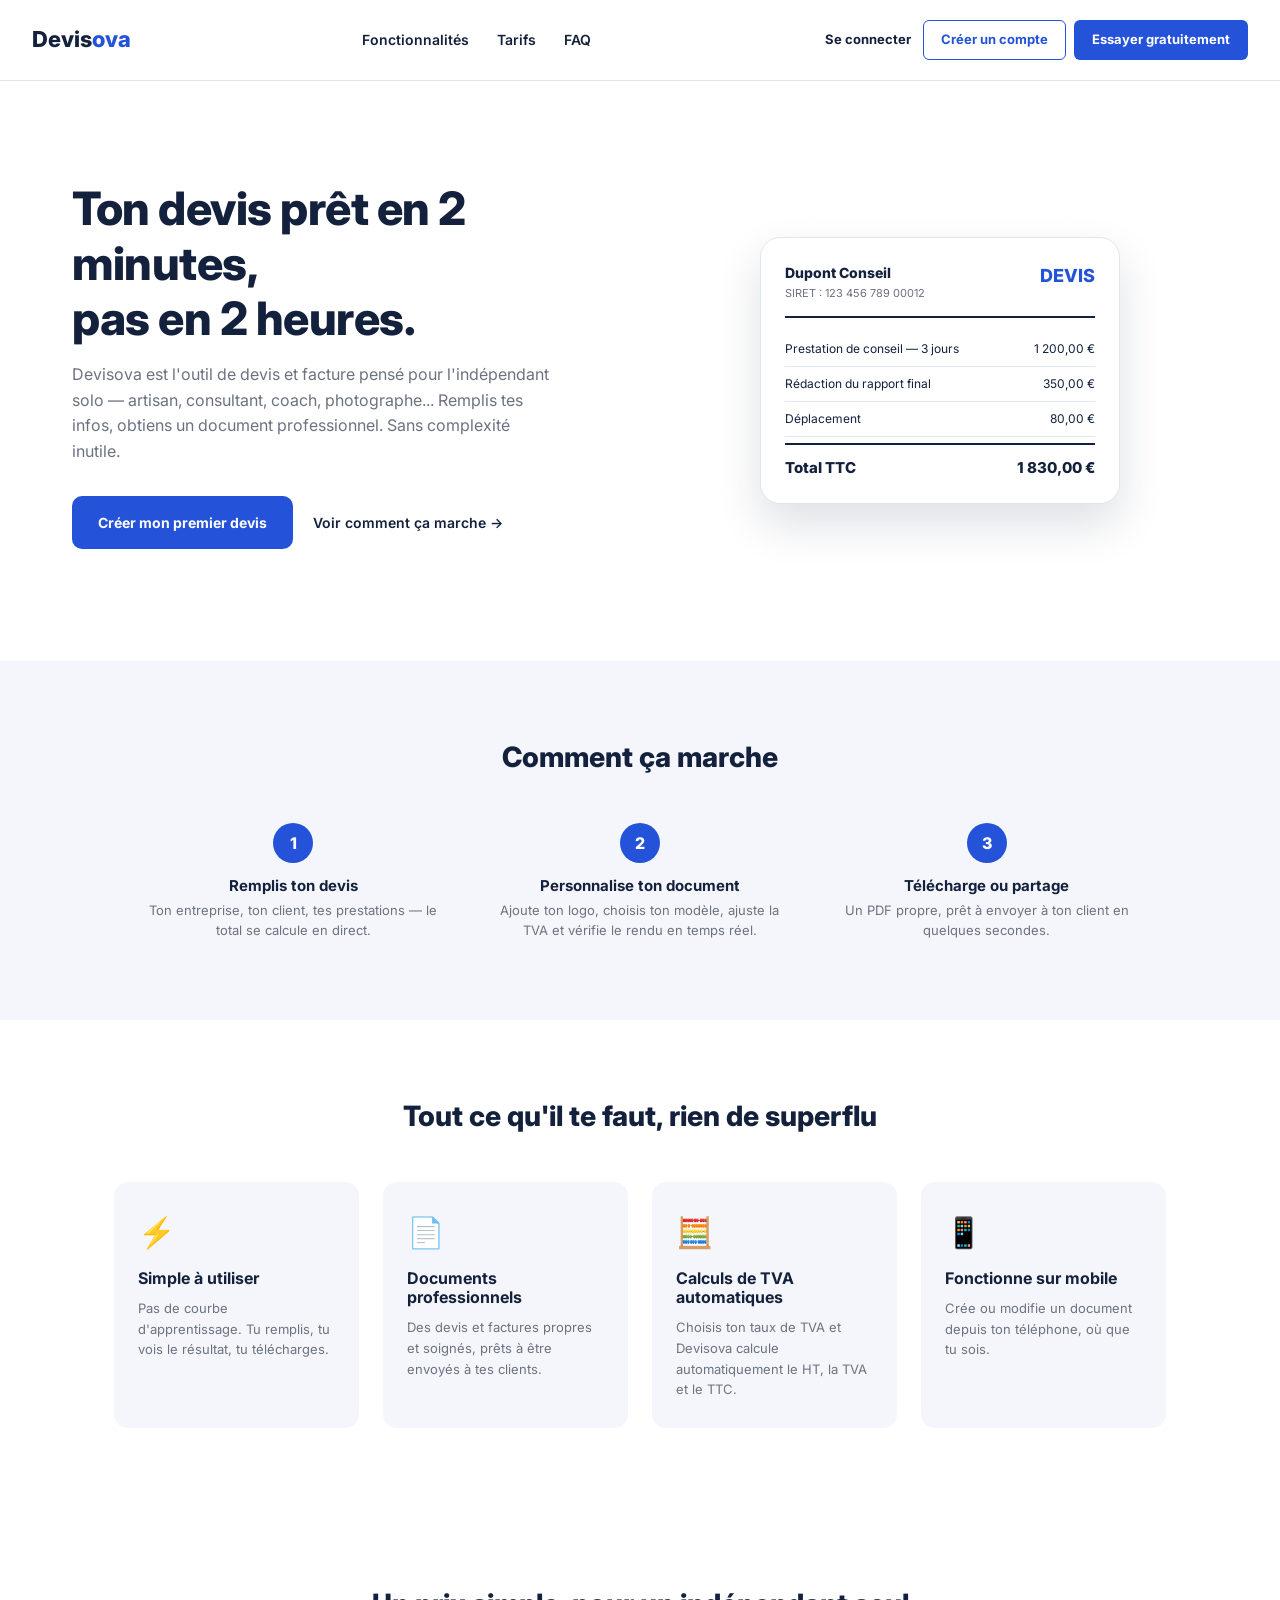
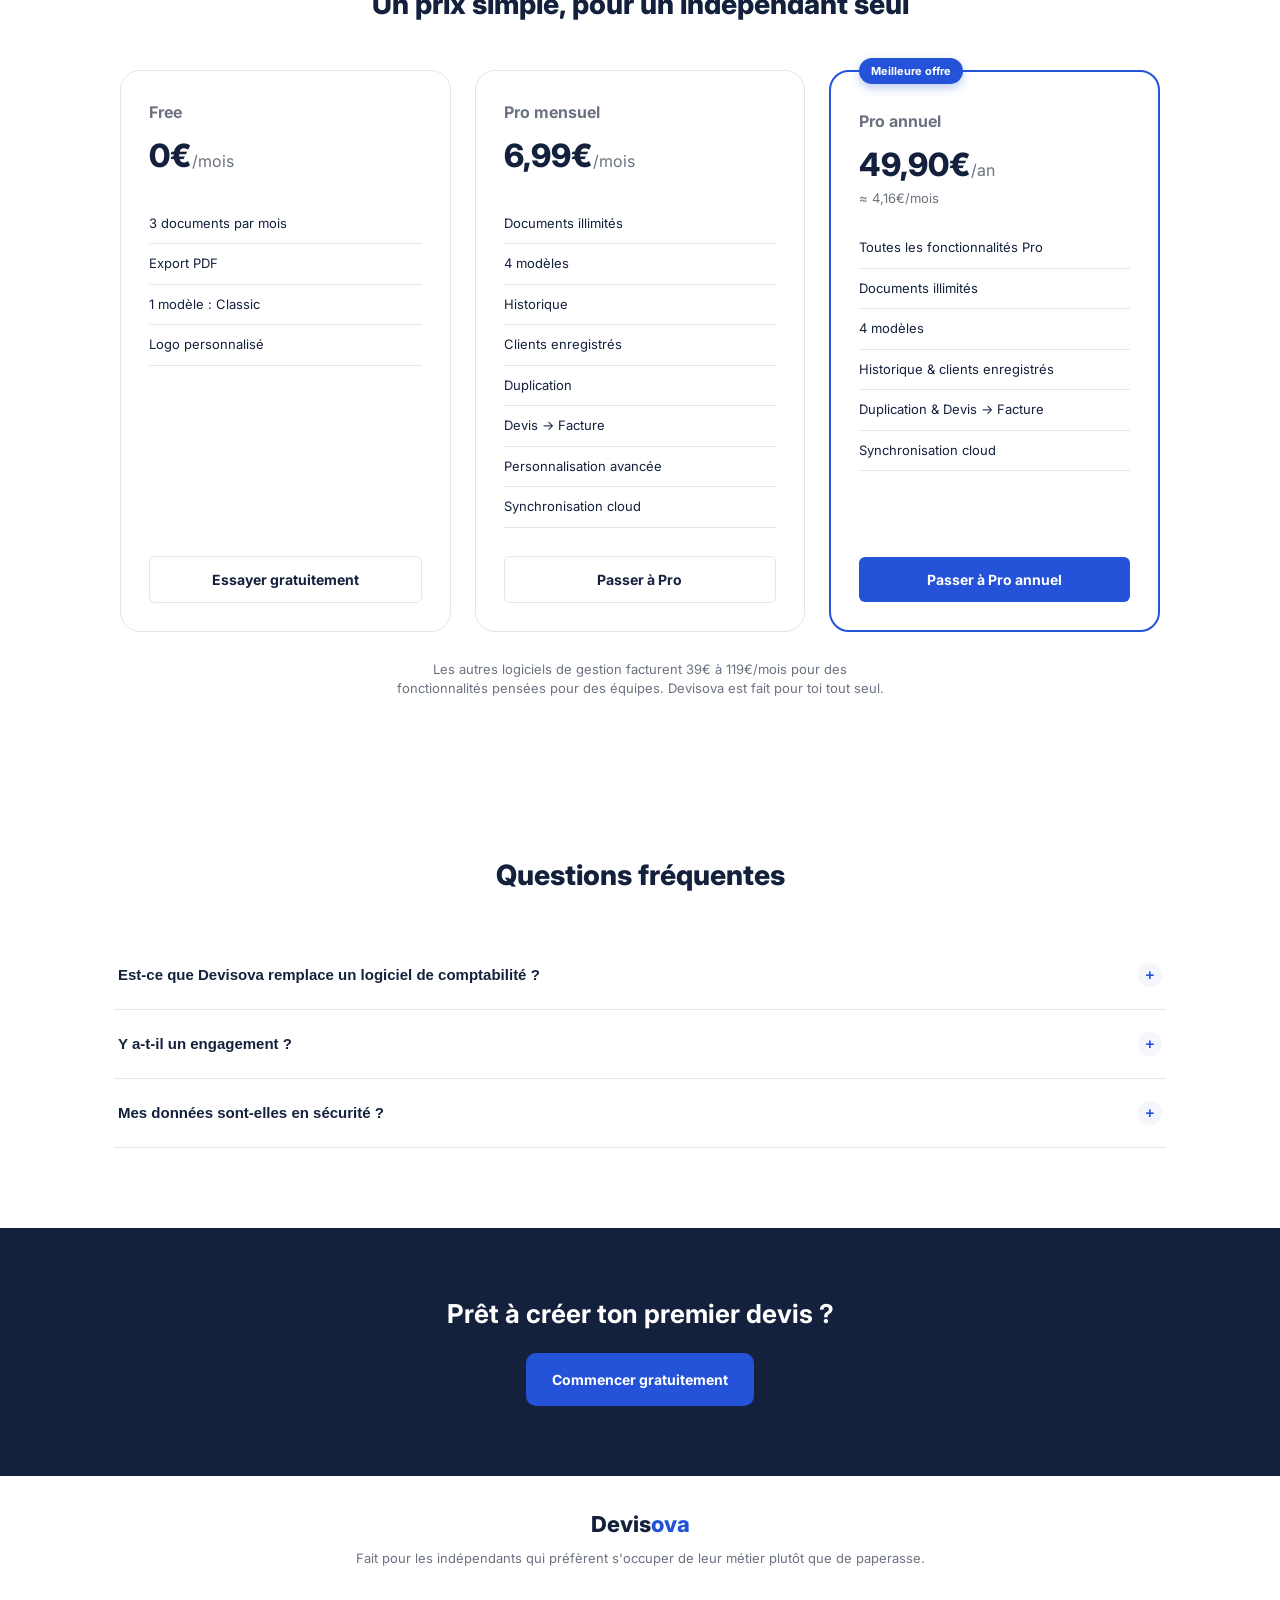
<file: index.html>
<!DOCTYPE html>
<html lang="fr">
<head>
<meta charset="UTF-8">
<meta name="viewport" content="width=device-width, initial-scale=1.0">
<title>Devisova — Devis et factures pour indépendants, en 2 minutes</title>
<meta name="description" content="L'outil de devis et facture pensé pour l'indépendant solo, quel que soit son métier. Simple et rapide, directement dans le navigateur.">
<link rel="preconnect" href="https://fonts.googleapis.com">
<link rel="preconnect" href="https://fonts.gstatic.com" crossorigin>
<link href="https://fonts.googleapis.com/css2?family=Inter:wght@400;500;600;700;800&display=swap" rel="stylesheet">
<link rel="stylesheet" href="tokens.css?v=5">
<link rel="stylesheet" href="landing.css?v=6">
</head>
<body>

<header class="nav">
  <a href="index.html" class="logo">Devis<span>ova</span></a>
  <nav class="nav-links">
    <a href="#features">Fonctionnalités</a>
    <a href="#pricing">Tarifs</a>
    <a href="#faq">FAQ</a>
  </nav>
  <div class="nav-actions">
    <a href="app.html?auth=open" class="nav-login">Se connecter</a>
    <a href="app.html?auth=open" class="nav-signup">Créer un compte</a>
    <a href="app.html" class="btn-nav">Essayer gratuitement</a>
  </div>
</header>

<!-- ===== HERO ===== -->
<section class="hero">
  <div class="hero-text">
    <h1>Ton devis prêt en 2 minutes, <br>pas en 2 heures.</h1>
    <p class="hero-sub">Devisova est l'outil de devis et facture pensé pour l'indépendant solo — artisan, consultant, coach, photographe... Remplis tes infos, obtiens un document professionnel. Sans complexité inutile.</p>
    <div class="hero-cta">
      <a href="app.html" class="btn-primary-lg">Créer mon premier devis</a>
      <a href="#steps" class="cta-secondary">Voir comment ça marche →</a>
    </div>
  </div>
  <div class="hero-visual">
    <div class="mock-devis">
      <div class="mock-top">
        <div>
          <div class="mock-name">Dupont Conseil</div>
          <div class="mock-line">SIRET : 123 456 789 00012</div>
        </div>
        <div class="mock-title">DEVIS</div>
      </div>
      <div class="mock-row"><span>Prestation de conseil — 3 jours</span><span>1 200,00 €</span></div>
      <div class="mock-row"><span>Rédaction du rapport final</span><span>350,00 €</span></div>
      <div class="mock-row"><span>Déplacement</span><span>80,00 €</span></div>
      <div class="mock-total"><span>Total TTC</span><span>1 830,00 €</span></div>
    </div>
  </div>
</section>

<!-- ===== COMMENT ÇA MARCHE ===== -->
<section class="steps" id="steps">
  <h2>Comment ça marche</h2>
  <div class="steps-grid">
    <div class="step">
      <div class="step-num">1</div>
      <h3>Remplis ton devis</h3>
      <p>Ton entreprise, ton client, tes prestations — le total se calcule en direct.</p>
    </div>
    <div class="step">
      <div class="step-num">2</div>
      <h3>Personnalise ton document</h3>
      <p>Ajoute ton logo, choisis ton modèle, ajuste la TVA et vérifie le rendu en temps réel.</p>
    </div>
    <div class="step">
      <div class="step-num">3</div>
      <h3>Télécharge ou partage</h3>
      <p>Un PDF propre, prêt à envoyer à ton client en quelques secondes.</p>
    </div>
  </div>
</section>

<!-- ===== AVANTAGES ===== -->
<section class="features" id="features">
  <h2>Tout ce qu'il te faut, rien de superflu</h2>
  <div class="features-grid">
    <div class="feature-card">
      <div class="feature-icon">⚡</div>
      <h3>Simple à utiliser</h3>
      <p>Pas de courbe d'apprentissage. Tu remplis, tu vois le résultat, tu télécharges.</p>
    </div>
    <div class="feature-card">
      <div class="feature-icon">📄</div>
      <h3>Documents professionnels</h3>
      <p>Des devis et factures propres et soignés, prêts à être envoyés à tes clients.</p>
    </div>
    <div class="feature-card">
      <div class="feature-icon">🧮</div>
      <h3>Calculs de TVA automatiques</h3>
      <p>Choisis ton taux de TVA et Devisova calcule automatiquement le HT, la TVA et le TTC.</p>
    </div>
    <div class="feature-card">
      <div class="feature-icon">📱</div>
      <h3>Fonctionne sur mobile</h3>
      <p>Crée ou modifie un document depuis ton téléphone, où que tu sois.</p>
    </div>
  </div>
</section>

<!-- ===== PRICING ===== -->
<section class="pricing" id="pricing">
  <h2>Un prix simple, pour un indépendant seul</h2>
  <div class="pricing-grid">
    <div class="price-card">
      <h3>Free</h3>
      <div class="price">0€<span>/mois</span></div>
      <ul>
        <li>3 documents par mois</li>
        <li>Export PDF</li>
        <li>1 modèle : Classic</li>
        <li>Logo personnalisé</li>
      </ul>
      <a href="app.html" class="btn-outline">Essayer gratuitement</a>
    </div>
    <div class="price-card">
      <h3>Pro mensuel</h3>
      <div class="price">6,99€<span>/mois</span></div>
      <ul>
        <li>Documents illimités</li>
        <li>4 modèles</li>
        <li>Historique</li>
        <li>Clients enregistrés</li>
        <li>Duplication</li>
        <li>Devis → Facture</li>
        <li>Personnalisation avancée</li>
        <li>Synchronisation cloud</li>
      </ul>
      <a href="app.html" class="btn-outline">Passer à Pro</a>
    </div>
    <div class="price-card featured">
      <div class="price-tag">Meilleure offre</div>
      <h3>Pro annuel</h3>
      <div class="price">49,90€<span>/an</span></div>
      <p class="price-annual">≈ 4,16€/mois</p>
      <ul>
        <li>Toutes les fonctionnalités Pro</li>
        <li>Documents illimités</li>
        <li>4 modèles</li>
        <li>Historique &amp; clients enregistrés</li>
        <li>Duplication &amp; Devis → Facture</li>
        <li>Synchronisation cloud</li>
      </ul>
      <a href="app.html" class="btn-primary-sm">Passer à Pro annuel</a>
    </div>
  </div>
  <p class="pricing-note">Les autres logiciels de gestion facturent 39€ à 119€/mois pour des fonctionnalités pensées pour des équipes. Devisova est fait pour toi tout seul.</p>
</section>

<!-- ===== FAQ ===== -->
<section class="faq" id="faq">
  <h2>Questions fréquentes</h2>
  <div class="faq-item">
    <button class="faq-q">Est-ce que Devisova remplace un logiciel de comptabilité ?<span>+</span></button>
    <div class="faq-a"><p>Non. Devisova est conçu pour créer rapidement des devis et des factures professionnels. Il ne remplace pas un logiciel de comptabilité ou de gestion complet.</p></div>
  </div>
  <div class="faq-item">
    <button class="faq-q">Y a-t-il un engagement ?<span>+</span></button>
    <div class="faq-a"><p>Non. Vous pouvez utiliser Devisova sans engagement. Les fonctionnalités disponibles dépendent de votre formule.</p></div>
  </div>
  <div class="faq-item">
    <button class="faq-q">Mes données sont-elles en sécurité ?<span>+</span></button>
    <div class="faq-a"><p>Vos documents sont associés à votre compte et ne sont pas publics. Devisova utilise des services techniques sécurisés pour assurer le fonctionnement et le stockage des données.</p></div>
  </div>
</section>

<!-- ===== CTA FINAL ===== -->
<section class="cta-final">
  <h2>Prêt à créer ton premier devis ?</h2>
  <a href="app.html" class="btn-primary-lg">Commencer gratuitement</a>
</section>

<footer class="footer">
  <div class="logo">Devis<span>ova</span></div>
  <p>Fait pour les indépendants qui préfèrent s'occuper de leur métier plutôt que de paperasse.</p>
</footer>

<script src="landing.js?v=4"></script>
</body>
</html>
</file>
<file: tokens.css>
/* ===========================================================
   Devisova — Design tokens
   Source unique de vérité pour la landing et l'application.
   =========================================================== */

:root {
  /* Couleurs */
  --blue: #2452D9;
  --blue-dark: #1B3DAD;
  --blue-soft: #EEF2FF;
  --dark: #14213D;
  --gray: #6B7280;
  --gray-light: #9AA4B2;
  --bg: #F4F6FB;
  --border: #E2E6F0;
  --orange: #F2A24A;
  --success: #1F9D6B;
  --danger: #C4442E;
  --white: #FFFFFF;

  /* Typographie */
  --font-sans: 'Inter', -apple-system, BlinkMacSystemFont, "Segoe UI", Roboto, sans-serif;
  --fs-xs: 12px;
  --fs-sm: 13px;
  --fs-base: 14px;
  --fs-md: 16px;
  --fs-lg: 18px;
  --fs-xl: 22px;
  --fs-2xl: 28px;
  --fs-3xl: 36px;
  --fs-4xl: 46px;
  --fw-regular: 400;
  --fw-medium: 500;
  --fw-semibold: 600;
  --fw-bold: 700;
  --fw-extrabold: 800;
  --lh-tight: 1.2;
  --lh-normal: 1.5;
  --lh-relaxed: 1.6;

  /* Espacements (base 4px) */
  --space-1: 4px;
  --space-2: 8px;
  --space-3: 12px;
  --space-4: 16px;
  --space-5: 20px;
  --space-6: 24px;
  --space-8: 32px;
  --space-10: 40px;
  --space-12: 48px;
  --space-16: 64px;

  /* Rayons */
  --radius-sm: 6px;
  --radius-md: 10px;
  --radius-lg: 14px;
  --radius-xl: 20px;
  --radius-full: 999px;

  /* Ombres */
  --shadow-sm: 0 1px 3px rgba(20, 33, 61, 0.06);
  --shadow-md: 0 10px 24px rgba(20, 33, 61, 0.10);
  --shadow-lg: 0 20px 45px rgba(20, 33, 61, 0.14);
  --shadow-focus: 0 0 0 3px rgba(36, 82, 217, 0.18);

  /* Mouvement */
  --ease: cubic-bezier(0.4, 0, 0.2, 1);
  --transition-fast: 120ms var(--ease);
  --transition-base: 200ms var(--ease);
}

/* ===== Reset léger ===== */
*, *::before, *::after { box-sizing: border-box; }

.sr-only {
  position: absolute;
  width: 1px;
  height: 1px;
  padding: 0;
  margin: -1px;
  overflow: hidden;
  clip: rect(0, 0, 0, 0);
  white-space: nowrap;
  border: 0;
}

/* ===== États communs : boutons ===== */
.btn-primary-lg, .btn-primary-sm, .btn-primary, .btn-nav,
.btn-outline, .btn-secondary, .btn-toolbar, .btn-toolbar-primary,
.btn-whatsapp {
  font-family: var(--font-sans);
  transition: transform var(--transition-fast), box-shadow var(--transition-fast),
              background-color var(--transition-fast), border-color var(--transition-fast),
              color var(--transition-fast);
}

.btn-primary-lg:hover, .btn-primary-sm:hover, .btn-primary:hover,
.btn-nav:hover, .btn-toolbar-primary:hover {
  background: var(--blue-dark);
  box-shadow: var(--shadow-md);
  transform: translateY(-1px);
}

.btn-outline:hover, .btn-toolbar:hover, .btn-secondary:hover {
  border-color: var(--blue);
  color: var(--blue);
  background: var(--blue-soft);
}

.btn-whatsapp:hover {
  filter: brightness(0.96);
  box-shadow: var(--shadow-md);
  transform: translateY(-1px);
}

.btn-primary-lg:active, .btn-primary-sm:active, .btn-primary:active,
.btn-nav:active, .btn-toolbar-primary:active, .btn-outline:active,
.btn-toolbar:active, .btn-secondary:active, .btn-whatsapp:active {
  transform: translateY(0);
}

button:disabled, input:disabled, select:disabled {
  opacity: 0.55;
  cursor: not-allowed;
}

/* ===== Focus clavier visible partout ===== */
a:focus-visible, button:focus-visible, input:focus-visible,
select:focus-visible, [tabindex]:focus-visible {
  outline: none;
  box-shadow: var(--shadow-focus);
  border-radius: var(--radius-sm);
}
</file>
<file: landing.css>
* { margin: 0; padding: 0; }

html { scroll-behavior: smooth; }

body {
  font-family: var(--font-sans);
  -webkit-font-smoothing: antialiased;
  color: var(--dark);
  background: white;
  line-height: var(--lh-normal);
}

h1, h2, h3 { line-height: var(--lh-tight); }

a { color: inherit; }

/* ===== NAV ===== */
.nav {
  display: flex;
  align-items: center;
  justify-content: space-between;
  gap: 20px;
  padding: 20px 32px;
  border-bottom: 1px solid var(--border);
  position: sticky;
  top: 0;
  background: white;
  z-index: 10;
}

.logo {
  font-size: 22px;
  font-weight: 800;
  text-decoration: none;
  color: var(--dark);
}

.logo span { color: var(--blue); }

.nav-links {
  display: none;
  gap: 28px;
  font-size: 14px;
  font-weight: 600;
}

.nav-links a { text-decoration: none; color: var(--dark); transition: color var(--transition-fast); }
.nav-links a:hover { color: var(--blue); }

@media (min-width: 768px) {
  .nav-links { display: flex; }
}

.btn-nav {
  background: var(--blue);
  color: white;
  text-decoration: none;
  padding: 10px 18px;
  border-radius: var(--radius-sm);
  font-size: var(--fs-sm);
  font-weight: var(--fw-bold);
}

/* ===== Connexion / inscription (header) ===== */
.nav-actions {
  display: flex;
  align-items: center;
  gap: 8px;
  flex-wrap: wrap;
  justify-content: flex-end;
}

.nav-login {
  text-decoration: none;
  color: var(--dark);
  font-size: var(--fs-sm);
  font-weight: var(--fw-bold);
  padding: 10px 4px;
  transition: color var(--transition-fast);
}
.nav-login:hover { color: var(--blue); }

.nav-signup {
  background: white;
  color: var(--blue);
  border: 1px solid var(--blue);
  text-decoration: none;
  padding: 9px 17px;
  border-radius: var(--radius-sm);
  font-size: var(--fs-sm);
  font-weight: var(--fw-bold);
  transition: background-color var(--transition-fast);
}
.nav-signup:hover { background: var(--blue-soft); }

@media (max-width: 767px) {
  .nav { flex-wrap: wrap; row-gap: 10px; padding: 16px 20px; }
  .nav-actions { gap: 6px; }
  .nav-login { padding: 8px 2px; font-size: 13px; }
  .nav-signup, .btn-nav { padding: 8px 12px; font-size: 13px; }
}

/* ===== HERO ===== */
.hero {
  max-width: 1200px;
  margin: 0 auto;
  padding: 64px 24px;
  display: grid;
  grid-template-columns: 1fr;
  gap: 48px;
  align-items: center;
}

@media (min-width: 900px) {
  .hero { grid-template-columns: 1fr 1fr; gap: 64px; padding: 100px 32px; }
}

.badge {
  display: inline-block;
  background: #FFF3E4;
  color: #B5701A;
  font-size: var(--fs-xs);
  font-weight: var(--fw-bold);
  padding: 6px 12px;
  border-radius: var(--radius-full);
  margin-bottom: 16px;
}

.hero-text h1 {
  font-size: var(--fs-3xl);
  font-weight: var(--fw-extrabold);
  letter-spacing: -0.5px;
  margin-bottom: 16px;
}

@media (min-width: 768px) {
  .hero-text h1 { font-size: var(--fs-4xl); }
}

.hero-sub {
  font-size: 16px;
  line-height: 1.6;
  color: var(--gray);
  max-width: 480px;
  margin-bottom: 32px;
}

.hero-cta { display: flex; flex-wrap: wrap; gap: 20px; align-items: center; margin-bottom: 12px; }

.cta-secondary {
  font-size: var(--fs-base);
  font-weight: var(--fw-semibold);
  color: var(--dark);
  text-decoration: none;
  transition: color var(--transition-fast);
}

.cta-secondary:hover { color: var(--blue); }

.btn-primary-lg {
  display: inline-block;
  background: var(--blue);
  color: white;
  text-decoration: none;
  padding: 16px 26px;
  border-radius: var(--radius-md);
  font-size: var(--fs-base);
  font-weight: var(--fw-bold);
}

.hero-visual { display: flex; justify-content: center; }

.mock-devis {
  background: white;
  border: 1px solid var(--border);
  border-radius: var(--radius-xl);
  padding: var(--space-6);
  width: 100%;
  max-width: 360px;
  box-shadow: var(--shadow-lg);
}

.mock-top {
  display: flex;
  justify-content: space-between;
  border-bottom: 2px solid var(--dark);
  padding-bottom: 14px;
  margin-bottom: 14px;
}

.mock-name { font-weight: 800; font-size: 14px; }
.mock-line { font-size: 11px; color: var(--gray); margin-top: 2px; }
.mock-title { font-weight: 800; color: var(--blue); font-size: 18px; }

.mock-row {
  display: flex;
  justify-content: space-between;
  font-size: 12px;
  padding: 8px 0;
  border-bottom: 1px solid var(--border);
  color: var(--dark);
}

.mock-total {
  display: flex;
  justify-content: space-between;
  font-weight: 800;
  font-size: 15px;
  padding-top: 12px;
  margin-top: 6px;
  border-top: 2px solid var(--dark);
}

/* ===== FEATURES ===== */
.features, .steps, .pricing, .faq {
  max-width: 1100px;
  margin: 0 auto;
  padding: 80px 24px;
}

.features h2, .steps h2, .pricing h2, .faq h2 {
  text-align: center;
  font-size: var(--fs-2xl);
  font-weight: var(--fw-extrabold);
  margin-bottom: 48px;
}

.features-grid {
  display: grid;
  grid-template-columns: 1fr;
  gap: 24px;
}

@media (min-width: 700px) {
  .features-grid { grid-template-columns: repeat(2, 1fr); }
}
@media (min-width: 1000px) {
  .features-grid { grid-template-columns: repeat(4, 1fr); }
}

.feature-card {
  background: var(--bg);
  border-radius: var(--radius-lg);
  padding: 28px 24px;
  transition: transform var(--transition-base), box-shadow var(--transition-base);
}

.feature-card:hover {
  transform: translateY(-3px);
  box-shadow: var(--shadow-md);
}

.feature-icon { font-size: 30px; margin-bottom: 14px; }
.feature-card h3 { font-size: 16px; margin-bottom: 10px; }
.feature-card p { font-size: 13px; line-height: 1.6; color: var(--gray); }

/* ===== STEPS ===== */
.steps { background: var(--bg); max-width: none; }
.steps-grid {
  max-width: 1000px;
  margin: 0 auto;
  display: grid;
  grid-template-columns: 1fr;
  gap: 40px;
  text-align: center;
}

@media (min-width: 700px) {
  .steps-grid { grid-template-columns: repeat(3, 1fr); }
}

.step-num {
  width: 40px;
  height: 40px;
  border-radius: 50%;
  background: var(--blue);
  color: white;
  display: flex;
  align-items: center;
  justify-content: center;
  font-weight: 800;
  margin: 0 auto 14px;
}

.step h3 { font-size: 15px; margin-bottom: 6px; }
.step p { font-size: 13px; color: var(--gray); }

/* ===== PRICING ===== */
.pricing-grid {
  display: grid;
  grid-template-columns: 1fr;
  gap: 24px;
  max-width: 1040px;
  margin: 0 auto;
  align-items: stretch;
}

@media (min-width: 900px) {
  .pricing-grid { grid-template-columns: repeat(3, 1fr); }
}

.price-card {
  display: flex;
  flex-direction: column;
  border: 1px solid var(--border);
  border-radius: var(--radius-xl);
  padding: 32px 28px 28px;
  position: relative;
  transition: transform var(--transition-base), box-shadow var(--transition-base);
}

.price-card ul { flex: 1; }

.price-card.featured {
  border: 2px solid var(--blue);
  padding-top: 40px;
}

.price-card:hover {
  transform: translateY(-3px);
  box-shadow: var(--shadow-md);
}

.price-tag {
  position: absolute;
  top: -14px;
  left: 28px;
  background: var(--blue);
  color: white;
  font-size: 11px;
  font-weight: var(--fw-bold);
  padding: 5px 12px;
  border-radius: var(--radius-full);
  box-shadow: 0 4px 10px rgba(36,82,217,0.3);
}

.price-card h3 { font-size: var(--fs-md); color: var(--gray); margin-bottom: 10px; }
.price { font-size: 32px; font-weight: var(--fw-extrabold); }
.price span { font-size: var(--fs-md); font-weight: var(--fw-regular); color: var(--gray); }

.price-annual {
  font-size: var(--fs-sm);
  color: var(--gray);
  margin-bottom: 20px;
}

.price-card:not(.featured) .price { margin-bottom: 24px; }

.price-card ul { list-style: none; margin-bottom: 28px; }
.price-card li {
  font-size: 13px;
  padding: 10px 0;
  border-bottom: 1px solid var(--border);
  color: var(--dark);
}

.btn-outline, .btn-primary-sm {
  display: block;
  text-align: center;
  text-decoration: none;
  padding: 12px;
  border-radius: var(--radius-sm);
  font-size: var(--fs-base);
  font-weight: var(--fw-bold);
}

.btn-outline { border: 1px solid var(--border); color: var(--dark); }
.btn-primary-sm { background: var(--blue); color: white; }

.pricing-note {
  text-align: center;
  font-size: 13px;
  color: var(--gray);
  margin-top: 28px;
  max-width: 500px;
  margin-left: auto;
  margin-right: auto;
}

/* ===== FAQ ===== */
.faq-item {
  border-bottom: 1px solid var(--border);
}

.faq-q {
  width: 100%;
  text-align: left;
  background: none;
  border: none;
  padding: 22px 4px;
  font-size: 15px;
  font-weight: 600;
  display: flex;
  justify-content: space-between;
  align-items: center;
  gap: 16px;
  cursor: pointer;
  color: var(--dark);
}

.faq-q span {
  flex-shrink: 0;
  width: 24px;
  height: 24px;
  display: flex;
  align-items: center;
  justify-content: center;
  border-radius: 50%;
  background: var(--bg);
  color: var(--blue);
  font-weight: 800;
  transition: transform 0.2s ease;
}

.faq-item.open .faq-q span { transform: rotate(45deg); }

.faq-a {
  max-height: 0;
  overflow: hidden;
  transition: max-height 0.25s ease;
}

.faq-a p {
  padding: 0 4px 22px;
  font-size: 13px;
  line-height: 1.6;
  color: var(--gray);
}

.faq-item.open .faq-a { max-height: 200px; }

/* ===== CTA FINAL ===== */
.cta-final {
  background: var(--dark);
  color: white;
  text-align: center;
  padding: 70px 24px;
}

.cta-final h2 { font-size: 26px; margin-bottom: 24px; }

/* ===== FOOTER ===== */
.footer {
  text-align: center;
  padding: 32px 24px;
  color: var(--gray);
  font-size: 13px;
}

.footer .logo { display: inline-block; margin-bottom: 8px; }
</file>
